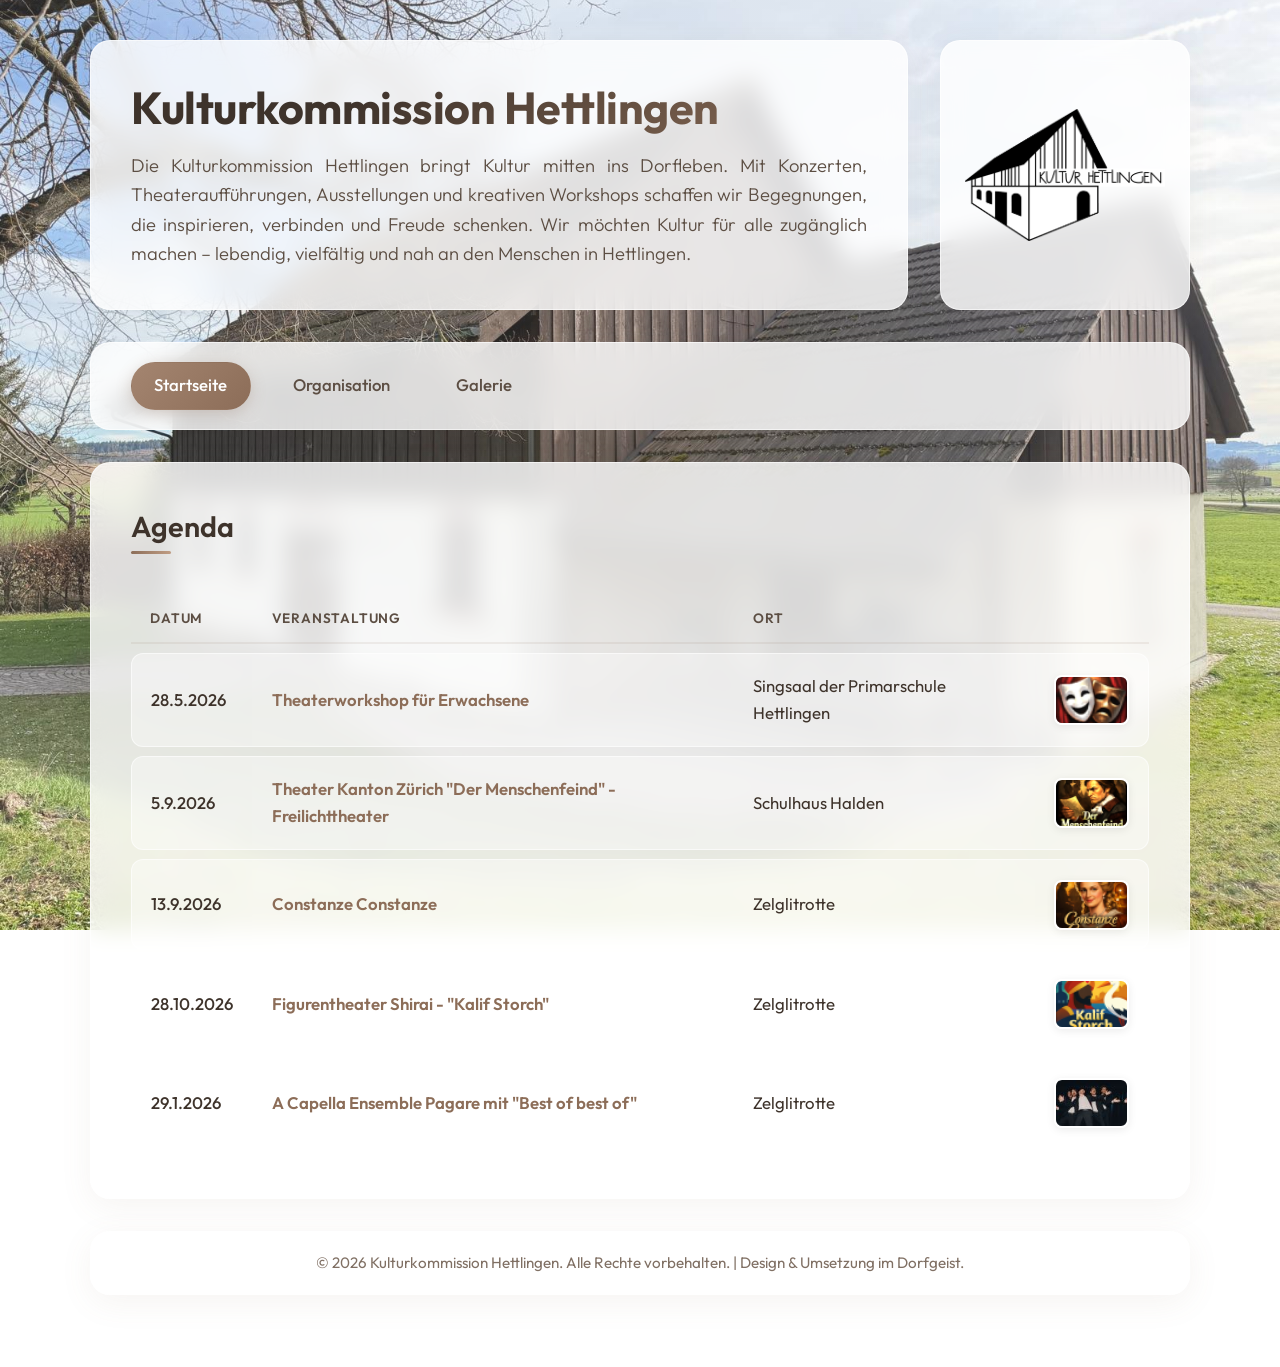
<file: index.html>
<!DOCTYPE html>
<html lang="de">
<head>
  <meta charset="UTF-8">
  <meta name="viewport" content="width=device-width, initial-scale=1.0">
  <title>Kulturkommission Hettlingen - Startseite</title>
  <meta name="description" content="Herzlich willkommen bei der Kulturkommission Hettlingen. Entdecken Sie unsere aktuellen Veranstaltungen, Workshops, Konzerte und die Dorfgalerie.">
  <link rel="stylesheet" href="style.css">
</head>
<body class="home-bg">

  <div class="container">
    
    <!-- HEADER WRAPPER (Heading & Description + Logo) -->
    <header class="header-wrapper">
      <div class="glass-panel header-content" id="header-panel">
        <h1>Kulturkommission Hettlingen</h1>
        <p>Die Kulturkommission Hettlingen bringt Kultur mitten ins Dorfleben. Mit Konzerten, Theateraufführungen, Ausstellungen und kreativen Workshops schaffen wir Begegnungen, die inspirieren, verbinden und Freude schenken. Wir möchten Kultur für alle zugänglich machen – lebendig, vielfältig und nah an den Menschen in Hettlingen.</p>
      </div>
      <div class="logo-container" id="logo-panel">
        <img src="Bilder/LogoKulturHettlingen.png" alt="Logo Kulturkommission Hettlingen" class="logo-img">
      </div>
    </header>

    <!-- NAVIGATION PANEL -->
    <nav class="glass-panel nav-panel" id="navigation-panel">
      <a href="index.html" class="nav-link active" id="nav-home">Startseite</a>
      <a href="organisation.html" class="nav-link" id="nav-org">Organisation</a>
      <a href="galerie.html" class="nav-link" id="nav-gallery">Galerie</a>
    </nav>

    <!-- AGENDA SECTION -->
    <main class="glass-panel" id="agenda-panel">
      <h2 class="section-title">Agenda</h2>
      
      <div class="table-responsive">
        <table class="custom-table" id="agenda-table">
          <thead>
            <tr>
              <th scope="col">Datum</th>
              <th scope="col">Veranstaltung</th>
              <th scope="col">Ort</th>
              <th scope="col" aria-label="Vorschau Bild"></th>
            </tr>
          </thead>
          <tbody>
            <tr>
              <td data-label="Datum">28.5.2026</td>
              <td data-label="Veranstaltung">
                <a href="veranstaltung-001.html" class="event-link">Theaterworkshop für Erwachsene</a>
              </td>
              <td data-label="Ort">Singsaal der Primarschule Hettlingen</td>
              <td data-label="Vorschau">
                <div class="thumbnail-container">
                  <img src="Bilder/Theater-WS1.PNG" alt="Theaterworkshop" class="thumbnail-img">
                </div>
              </td>
            </tr>
            <tr>
              <td data-label="Datum">5.9.2026</td>
              <td data-label="Veranstaltung">
                <a href="veranstaltung-002.html" class="event-link">Theater Kanton Zürich "Der Menschenfeind" - Freilichttheater</a>
              </td>
              <td data-label="Ort">Schulhaus Halden</td>
              <td data-label="Vorschau">
                <div class="thumbnail-container">
                  <img src="Bilder/Menschenfeind1.PNG" alt="Der Menschenfeind" class="thumbnail-img">
                </div>
              </td>
            </tr>
            <tr>
              <td data-label="Datum">13.9.2026</td>
              <td data-label="Veranstaltung">
                <a href="veranstaltung-003.html" class="event-link">Constanze Constanze</a>
              </td>
              <td data-label="Ort">Zelglitrotte</td>
              <td data-label="Vorschau">
                <div class="thumbnail-container">
                  <img src="Bilder/Constanze1.PNG" alt="Constanze Constanze" class="thumbnail-img">
                </div>
              </td>
            </tr>
            <tr>
              <td data-label="Datum">28.10.2026</td>
              <td data-label="Veranstaltung">
                <a href="veranstaltung-004.html" class="event-link">Figurentheater Shirai - "Kalif Storch"</a>
              </td>
              <td data-label="Ort">Zelglitrotte</td>
              <td data-label="Vorschau">
                <div class="thumbnail-container">
                  <img src="Bilder/KalifStorch1.PNG" alt="Kalif Storch" class="thumbnail-img">
                </div>
              </td>
            </tr>
            <tr>
              <td data-label="Datum">29.1.2026</td>
              <td data-label="Veranstaltung">
                <a href="veranstaltung-005.html" class="event-link">A Capella Ensemble Pagare mit "Best of best of"</a>
              </td>
              <td data-label="Ort">Zelglitrotte</td>
              <td data-label="Vorschau">
                <div class="thumbnail-container">
                  <img src="Bilder/Pagare1.jpg" alt="A Capella Ensemble Pagare" class="thumbnail-img">
                </div>
              </td>
            </tr>
          </tbody>
        </table>
      </div>
    </main>

    <!-- FOOTER PANEL -->
    <footer class="glass-panel footer-panel" id="footer-section">
      <p>&copy; 2026 Kulturkommission Hettlingen. Alle Rechte vorbehalten. | Design &amp; Umsetzung im Dorfgeist.</p>
    </footer>

  </div>

</body>
</html>
</file>
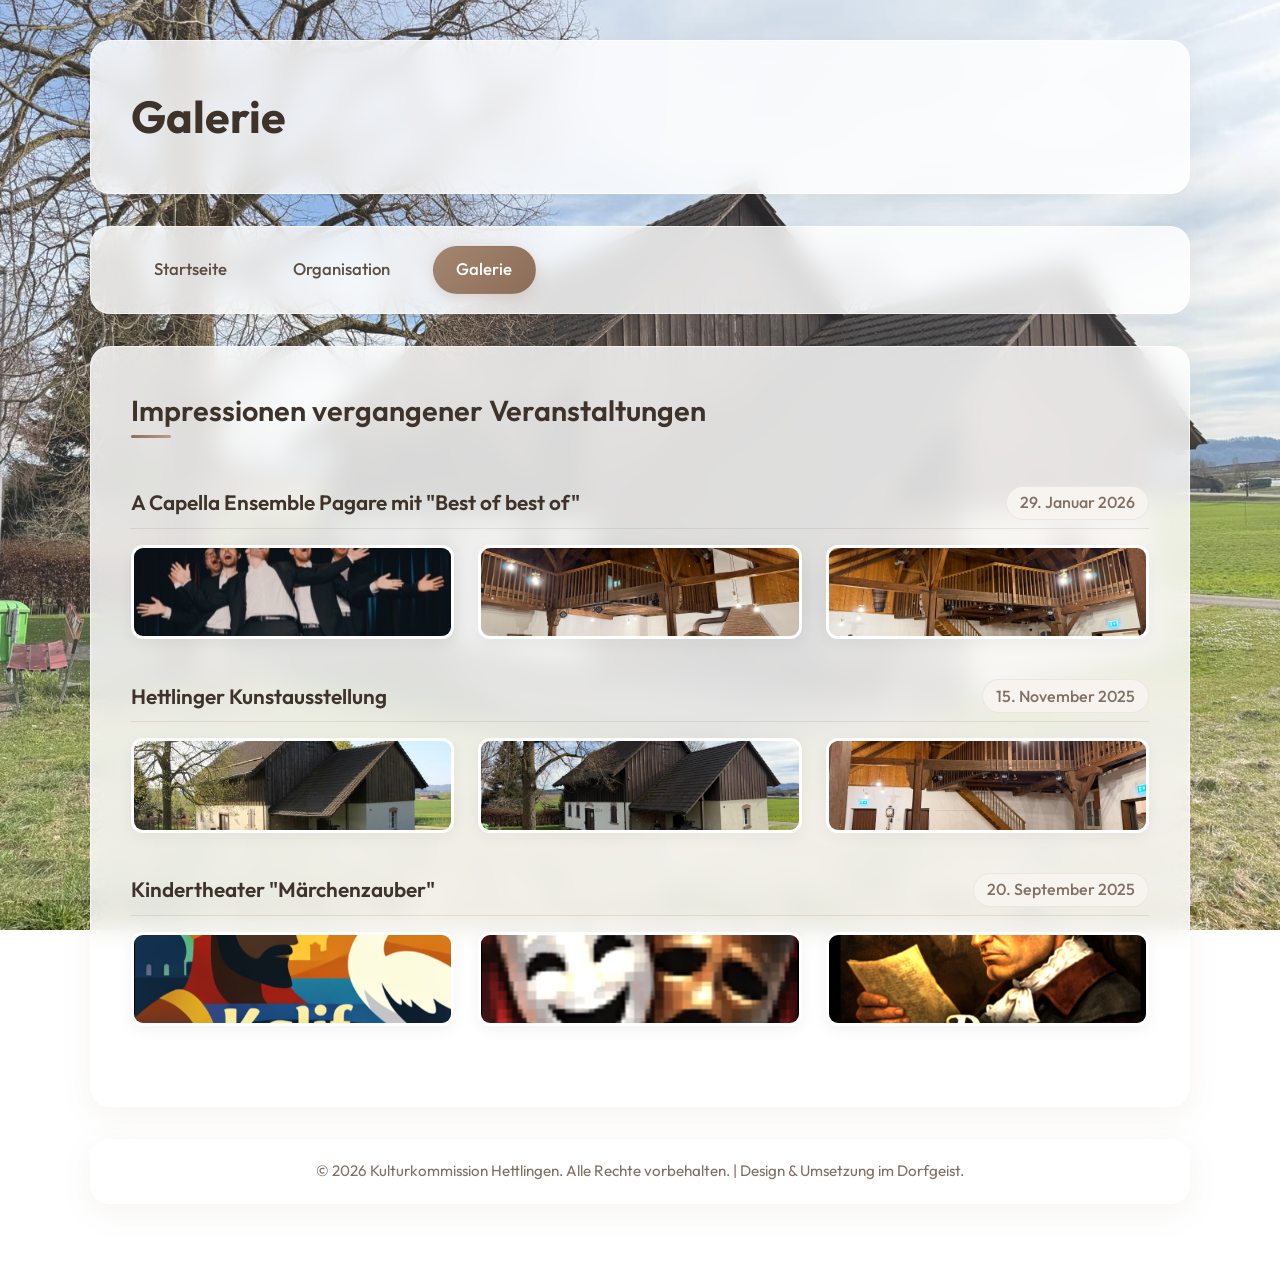
<file: galerie.html>
<!DOCTYPE html>
<html lang="de">
<head>
  <meta charset="UTF-8">
  <meta name="viewport" content="width=device-width, initial-scale=1.0">
  <title>Kulturkommission Hettlingen - Galerie</title>
  <meta name="description" content="Impressionen vergangener Veranstaltungen der Kulturkommission Hettlingen. Bildergalerien und Rückblicke auf unser Dorfleben.">
  <link rel="stylesheet" href="style.css">
</head>
<body class="galerie-bg">

  <div class="container">
    
    <!-- HEADER WRAPPER -->
    <header class="glass-panel" id="gallery-header">
      <h1 style="font-size: 2.8rem; font-weight: 700; background: linear-gradient(135deg, var(--text-dark) 30%, var(--primary-accent) 100%); -webkit-background-clip: text; -webkit-text-fill-color: transparent;">Galerie</h1>
    </header>

    <!-- NAVIGATION PANEL -->
    <nav class="glass-panel nav-panel" id="navigation-panel">
      <a href="index.html" class="nav-link" id="nav-home">Startseite</a>
      <a href="organisation.html" class="nav-link" id="nav-org">Organisation</a>
      <a href="galerie.html" class="nav-link active" id="nav-gallery">Galerie</a>
    </nav>

    <!-- GALLERY SECTION -->
    <main class="glass-panel" id="gallery-panel">
      <h2 class="section-title">Impressionen vergangener Veranstaltungen</h2>

      <!-- PAST EVENT 1: PAGARE -->
      <div class="gallery-event-section" id="past-event-pagare">
        <div class="gallery-event-header">
          <span class="gallery-event-title">A Capella Ensemble Pagare mit "Best of best of"</span>
          <span class="gallery-event-date">29. Januar 2026</span>
        </div>
        <div class="gallery-images-container">
          <a href="#img-pagare1" class="gallery-img-wrapper" id="pagare1-wrapper">
            <img src="Bilder/Pagare.jpg" alt="A Capella Ensemble Pagare live" class="gallery-img">
          </a>
          <a href="#img-pagare2" class="gallery-img-wrapper" id="pagare2-wrapper">
            <img src="Bilder/ZelglitrotteInnen1.jpeg" alt="Zelglitrotte Publikum Pagare" class="gallery-img">
          </a>
          <a href="#img-pagare3" class="gallery-img-wrapper" id="pagare3-wrapper">
            <img src="Bilder/ZelglitrotteInnen2.jpeg" alt="Zelglitrotte Bühne Pagare" class="gallery-img">
          </a>
        </div>
      </div>

      <!-- PAST EVENT 2: KUNSTAUSSTELLUNG -->
      <div class="gallery-event-section" id="past-event-art">
        <div class="gallery-event-header">
          <span class="gallery-event-title">Hettlinger Kunstausstellung</span>
          <span class="gallery-event-date">15. November 2025</span>
        </div>
        <div class="gallery-images-container">
          <a href="#img-art1" class="gallery-img-wrapper" id="art1-wrapper">
            <img src="Bilder/Zelglitrotte.jpg" alt="Ausstellungsraum Zelglitrotte" class="gallery-img">
          </a>
          <a href="#img-art2" class="gallery-img-wrapper" id="art2-wrapper">
            <img src="Bilder/Zelglitrotte1.jpeg" alt="Exponate" class="gallery-img">
          </a>
          <a href="#img-art3" class="gallery-img-wrapper" id="art3-wrapper">
            <img src="Bilder/ZelglitrotteInnen.jpeg" alt="Besuchergespräche" class="gallery-img">
          </a>
        </div>
      </div>

      <!-- PAST EVENT 3: KINDERTHEATER -->
      <div class="gallery-event-section" id="past-event-kidstheater">
        <div class="gallery-event-header">
          <span class="gallery-event-title">Kindertheater "Märchenzauber"</span>
          <span class="gallery-event-date">20. September 2025</span>
        </div>
        <div class="gallery-images-container">
          <a href="#img-kids1" class="gallery-img-wrapper" id="kids1-wrapper">
            <img src="Bilder/KalifStorch.PNG" alt="Figurenspiel Kalif Storch" class="gallery-img">
          </a>
          <a href="#img-kids2" class="gallery-img-wrapper" id="kids2-wrapper">
            <img src="Bilder/Theater-WS.PNG" alt="Kinder-Workshop-Szene" class="gallery-img">
          </a>
          <a href="#img-kids3" class="gallery-img-wrapper" id="kids3-wrapper">
            <img src="Bilder/Menschenfeind.PNG" alt="Bühnenbild Theater" class="gallery-img">
          </a>
        </div>
      </div>

    </main>

    <!-- FOOTER PANEL -->
    <footer class="glass-panel footer-panel" id="footer-section">
      <p>&copy; 2026 Kulturkommission Hettlingen. Alle Rechte vorbehalten. | Design &amp; Umsetzung im Dorfgeist.</p>
    </footer>

  </div>

  <!-- --- LIGHTBOX POPUPS (Pure CSS targets) --- -->
  
  <!-- Pagare images -->
  <div id="img-pagare1" class="lightbox">
    <div class="lightbox-content">
      <a href="#past-event-pagare" class="lightbox-close" aria-label="Schliessen">&times;</a>
      <img src="Bilder/Pagare.jpg" alt="A Capella Ensemble Pagare live" class="lightbox-img">
    </div>
  </div>
  <div id="img-pagare2" class="lightbox">
    <div class="lightbox-content">
      <a href="#past-event-pagare" class="lightbox-close" aria-label="Schliessen">&times;</a>
      <img src="Bilder/ZelglitrotteInnen1.jpeg" alt="Zelglitrotte Publikum Pagare" class="lightbox-img">
    </div>
  </div>
  <div id="img-pagare3" class="lightbox">
    <div class="lightbox-content">
      <a href="#past-event-pagare" class="lightbox-close" aria-label="Schliessen">&times;</a>
      <img src="Bilder/ZelglitrotteInnen2.jpeg" alt="Zelglitrotte Bühne Pagare" class="lightbox-img">
    </div>
  </div>

  <!-- Art images -->
  <div id="img-art1" class="lightbox">
    <div class="lightbox-content">
      <a href="#past-event-art" class="lightbox-close" aria-label="Schliessen">&times;</a>
      <img src="Bilder/Zelglitrotte.jpg" alt="Ausstellungsraum Zelglitrotte" class="lightbox-img">
    </div>
  </div>
  <div id="img-art2" class="lightbox">
    <div class="lightbox-content">
      <a href="#past-event-art" class="lightbox-close" aria-label="Schliessen">&times;</a>
      <img src="Bilder/Zelglitrotte1.jpeg" alt="Exponate" class="lightbox-img">
    </div>
  </div>
  <div id="img-art3" class="lightbox">
    <div class="lightbox-content">
      <a href="#past-event-art" class="lightbox-close" aria-label="Schliessen">&times;</a>
      <img src="Bilder/ZelglitrotteInnen.jpeg" alt="Besuchergespräche" class="lightbox-img">
    </div>
  </div>

  <!-- Kids images -->
  <div id="img-kids1" class="lightbox">
    <div class="lightbox-content">
      <a href="#past-event-kidstheater" class="lightbox-close" aria-label="Schliessen">&times;</a>
      <img src="Bilder/KalifStorch.PNG" alt="Figurenspiel Kalif Storch" class="lightbox-img">
    </div>
  </div>
  <div id="img-kids2" class="lightbox">
    <div class="lightbox-content">
      <a href="#past-event-kidstheater" class="lightbox-close" aria-label="Schliessen">&times;</a>
      <img src="Bilder/Theater-WS.PNG" alt="Kinder-Workshop-Szene" class="lightbox-img">
    </div>
  </div>
  <div id="img-kids3" class="lightbox">
    <div class="lightbox-content">
      <a href="#past-event-kidstheater" class="lightbox-close" aria-label="Schliessen">&times;</a>
      <img src="Bilder/Menschenfeind.PNG" alt="Bühnenbild Theater" class="lightbox-img">
    </div>
  </div>

</body>
</html>
</file>
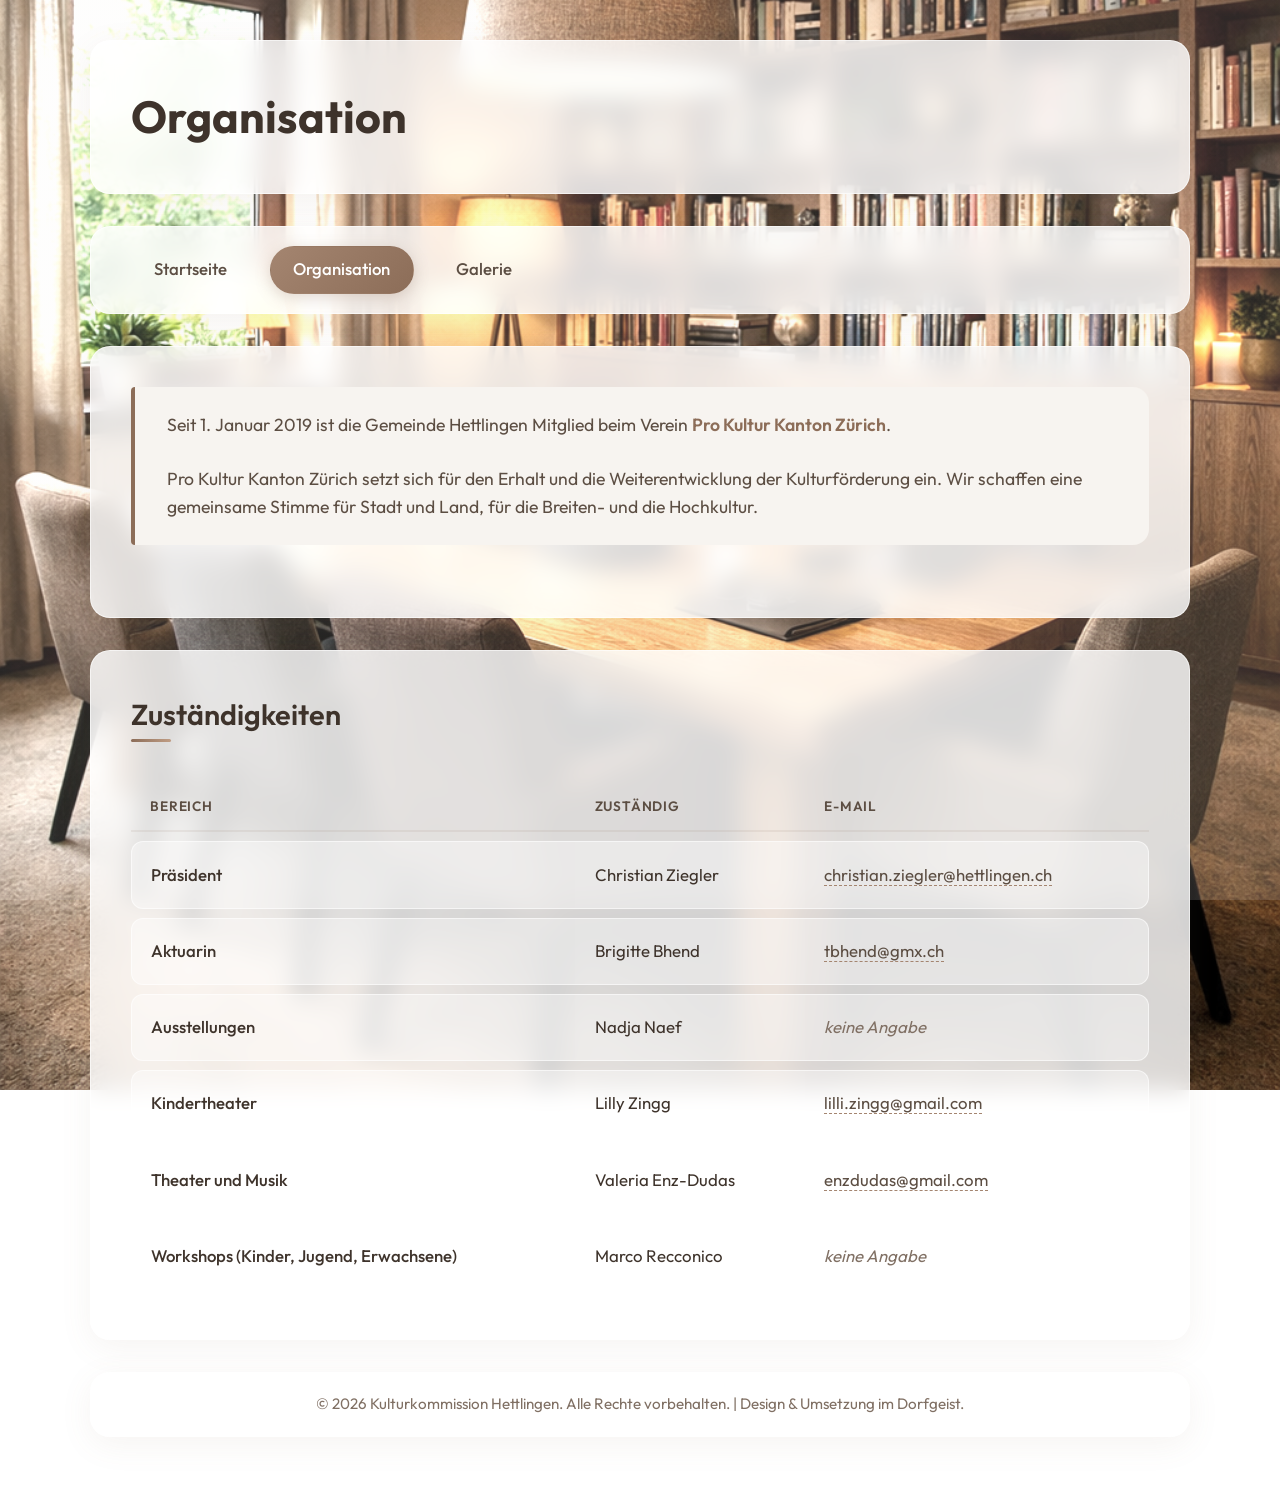
<file: organisation.html>
<!DOCTYPE html>
<html lang="de">
<head>
  <meta charset="UTF-8">
  <meta name="viewport" content="width=device-width, initial-scale=1.0">
  <title>Kulturkommission Hettlingen - Organisation</title>
  <meta name="description" content="Lernen Sie das Team hinter der Kulturkommission Hettlingen kennen. Unsere Zuständigkeiten und Ansprechpartner für Kulturarbeit.">
  <link rel="stylesheet" href="style.css">
</head>
<body class="org-bg">

  <div class="container">
    
    <!-- HEADER WRAPPER -->
    <header class="glass-panel" id="org-header">
      <h1 style="font-size: 2.8rem; font-weight: 700; background: linear-gradient(135deg, var(--text-dark) 30%, var(--primary-accent) 100%); -webkit-background-clip: text; -webkit-text-fill-color: transparent;">Organisation</h1>
    </header>

    <!-- NAVIGATION PANEL -->
    <nav class="glass-panel nav-panel" id="navigation-panel">
      <a href="index.html" class="nav-link" id="nav-home">Startseite</a>
      <a href="organisation.html" class="nav-link active" id="nav-org">Organisation</a>
      <a href="galerie.html" class="nav-link" id="nav-gallery">Galerie</a>
    </nav>

    <!-- ASSOCIATION INFO PANEL -->
    <section class="glass-panel" id="association-panel">
      <div class="prokultur-banner" id="prokultur-banner">
        <p>Seit 1. Januar 2019 ist die Gemeinde Hettlingen Mitglied beim Verein <a href="https://prokultur-zuerich.ch/" target="_blank" rel="noopener noreferrer">Pro Kultur Kanton Zürich</a>.</p>
        <br>
        <p>Pro Kultur Kanton Zürich setzt sich für den Erhalt und die Weiterentwicklung der Kulturförderung ein. Wir schaffen eine gemeinsame Stimme für Stadt und Land, für die Breiten- und die Hochkultur.</p>
      </div>
    </section>

    <!-- MEMBERS / CONTACTS SECTION -->
    <main class="glass-panel" id="members-panel">
      <h2 class="section-title">Zuständigkeiten</h2>
      
      <div class="table-responsive">
        <table class="custom-table" id="members-table">
          <thead>
            <tr>
              <th scope="col">Bereich</th>
              <th scope="col">Zuständig</th>
              <th scope="col">E-Mail</th>
            </tr>
          </thead>
          <tbody>
            <tr>
              <td data-label="Bereich">Präsident</td>
              <td data-label="Zuständig">Christian Ziegler</td>
              <td data-label="E-Mail">
                <a href="mailto:christian.ziegler@hettlingen.ch" class="email-link">christian.ziegler@hettlingen.ch</a>
              </td>
            </tr>
            <tr>
              <td data-label="Bereich">Aktuarin</td>
              <td data-label="Zuständig">Brigitte Bhend</td>
              <td data-label="E-Mail">
                <a href="mailto:tbhend@gmx.ch" class="email-link">tbhend@gmx.ch</a>
              </td>
            </tr>
            <tr>
              <td data-label="Bereich">Ausstellungen</td>
              <td data-label="Zuständig">Nadja Naef</td>
              <td data-label="E-Mail"><span style="color: var(--text-light); font-style: italic;">keine Angabe</span></td>
            </tr>
            <tr>
              <td data-label="Bereich">Kindertheater</td>
              <td data-label="Zuständig">Lilly Zingg</td>
              <td data-label="E-Mail">
                <a href="mailto:lilli.zingg@gmail.com" class="email-link">lilli.zingg@gmail.com</a>
              </td>
            </tr>
            <tr>
              <td data-label="Bereich">Theater und Musik</td>
              <td data-label="Zuständig">Valeria Enz-Dudas</td>
              <td data-label="E-Mail">
                <a href="mailto:enzdudas@gmail.com" class="email-link">enzdudas@gmail.com</a>
              </td>
            </tr>
            <tr>
              <td data-label="Bereich">Workshops (Kinder, Jugend, Erwachsene)</td>
              <td data-label="Zuständig">Marco Recconico</td>
              <td data-label="E-Mail"><span style="color: var(--text-light); font-style: italic;">keine Angabe</span></td>
            </tr>
          </tbody>
        </table>
      </div>
    </main>

    <!-- FOOTER PANEL -->
    <footer class="glass-panel footer-panel" id="footer-section">
      <p>&copy; 2026 Kulturkommission Hettlingen. Alle Rechte vorbehalten. | Design &amp; Umsetzung im Dorfgeist.</p>
    </footer>

  </div>

</body>
</html>
</file>
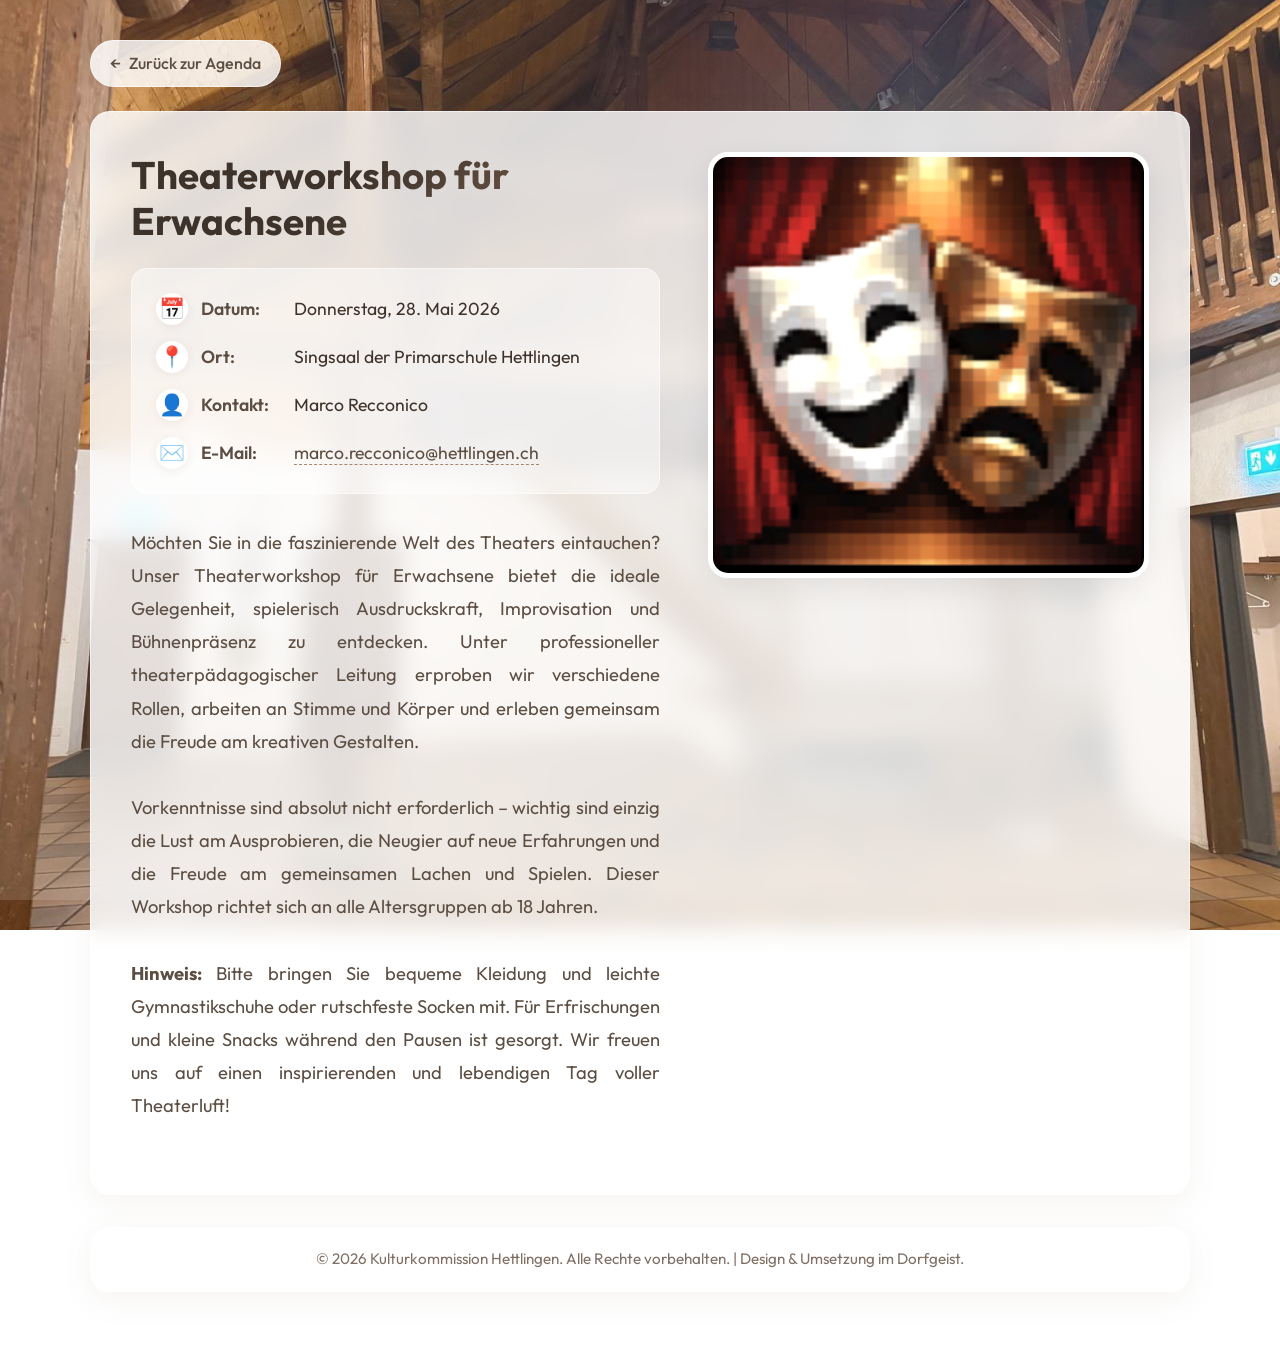
<file: veranstaltung-001.html>
<!DOCTYPE html>
<html lang="de">
<head>
  <meta charset="UTF-8">
  <meta name="viewport" content="width=device-width, initial-scale=1.0">
  <title>Theaterworkshop für Erwachsene - Kulturkommission Hettlingen</title>
  <meta name="description" content="Entdecken Sie Ihre kreative Seite beim Theaterworkshop für Erwachsene der Kulturkommission Hettlingen am 28. Mai 2026.">
  <link rel="stylesheet" href="style.css">
</head>
<body class="event-bg">

  <div class="container">
    
    <!-- BACK BUTTON -->
    <div class="back-btn-container">
      <a href="index.html" class="back-btn" id="btn-back">
        <span>&larr;</span> Zurück zur Agenda
      </a>
    </div>

    <!-- MAIN EVENT DETAIL CONTAINER -->
    <main class="glass-panel" id="event-detail-panel">
      <div class="event-detail-grid">
        
        <!-- Left Side: Content -->
        <div class="event-info-main">
          <h2>Theaterworkshop für Erwachsene</h2>
          
          <div class="event-metadata-box">
            <div class="metadata-item">
              <span class="metadata-icon">📅</span>
              <span class="metadata-label">Datum:</span>
              <span class="metadata-value">Donnerstag, 28. Mai 2026</span>
            </div>
            <div class="metadata-item">
              <span class="metadata-icon">📍</span>
              <span class="metadata-label">Ort:</span>
              <span class="metadata-value">Singsaal der Primarschule Hettlingen</span>
            </div>
            <div class="metadata-item">
              <span class="metadata-icon">👤</span>
              <span class="metadata-label">Kontakt:</span>
              <span class="metadata-value">Marco Recconico</span>
            </div>
            <div class="metadata-item">
              <span class="metadata-icon">✉️</span>
              <span class="metadata-label">E-Mail:</span>
              <span class="metadata-value">
                <a href="mailto:marco.recconico@hettlingen.ch" class="email-link">marco.recconico@hettlingen.ch</a>
              </span>
            </div>
          </div>

          <div class="event-description-text">
            <p>Möchten Sie in die faszinierende Welt des Theaters eintauchen? Unser Theaterworkshop für Erwachsene bietet die ideale Gelegenheit, spielerisch Ausdruckskraft, Improvisation und Bühnenpräsenz zu entdecken. Unter professioneller theaterpädagogischer Leitung erproben wir verschiedene Rollen, arbeiten an Stimme und Körper und erleben gemeinsam die Freude am kreativen Gestalten.</p>
            <br>
            <p>Vorkenntnisse sind absolut nicht erforderlich – wichtig sind einzig die Lust am Ausprobieren, die Neugier auf neue Erfahrungen und die Freude am gemeinsamen Lachen und Spielen. Dieser Workshop richtet sich an alle Altersgruppen ab 18 Jahren.</p>
            <br>
            <p><strong>Hinweis:</strong> Bitte bringen Sie bequeme Kleidung und leichte Gymnastikschuhe oder rutschfeste Socken mit. Für Erfrischungen und kleine Snacks während den Pausen ist gesorgt. Wir freuen uns auf einen inspirierenden und lebendigen Tag voller Theaterluft!</p>
          </div>
        </div>

        <!-- Right Side: Image -->
        <div class="event-image-side" id="event-image-container">
          <img src="Bilder/Theater-WS.PNG" alt="Theaterworkshop für Erwachsene" class="event-main-img">
        </div>

      </div>
    </main>

    <!-- FOOTER PANEL -->
    <footer class="glass-panel footer-panel" id="footer-section">
      <p>&copy; 2026 Kulturkommission Hettlingen. Alle Rechte vorbehalten. | Design &amp; Umsetzung im Dorfgeist.</p>
    </footer>

  </div>

</body>
</html>
</file>
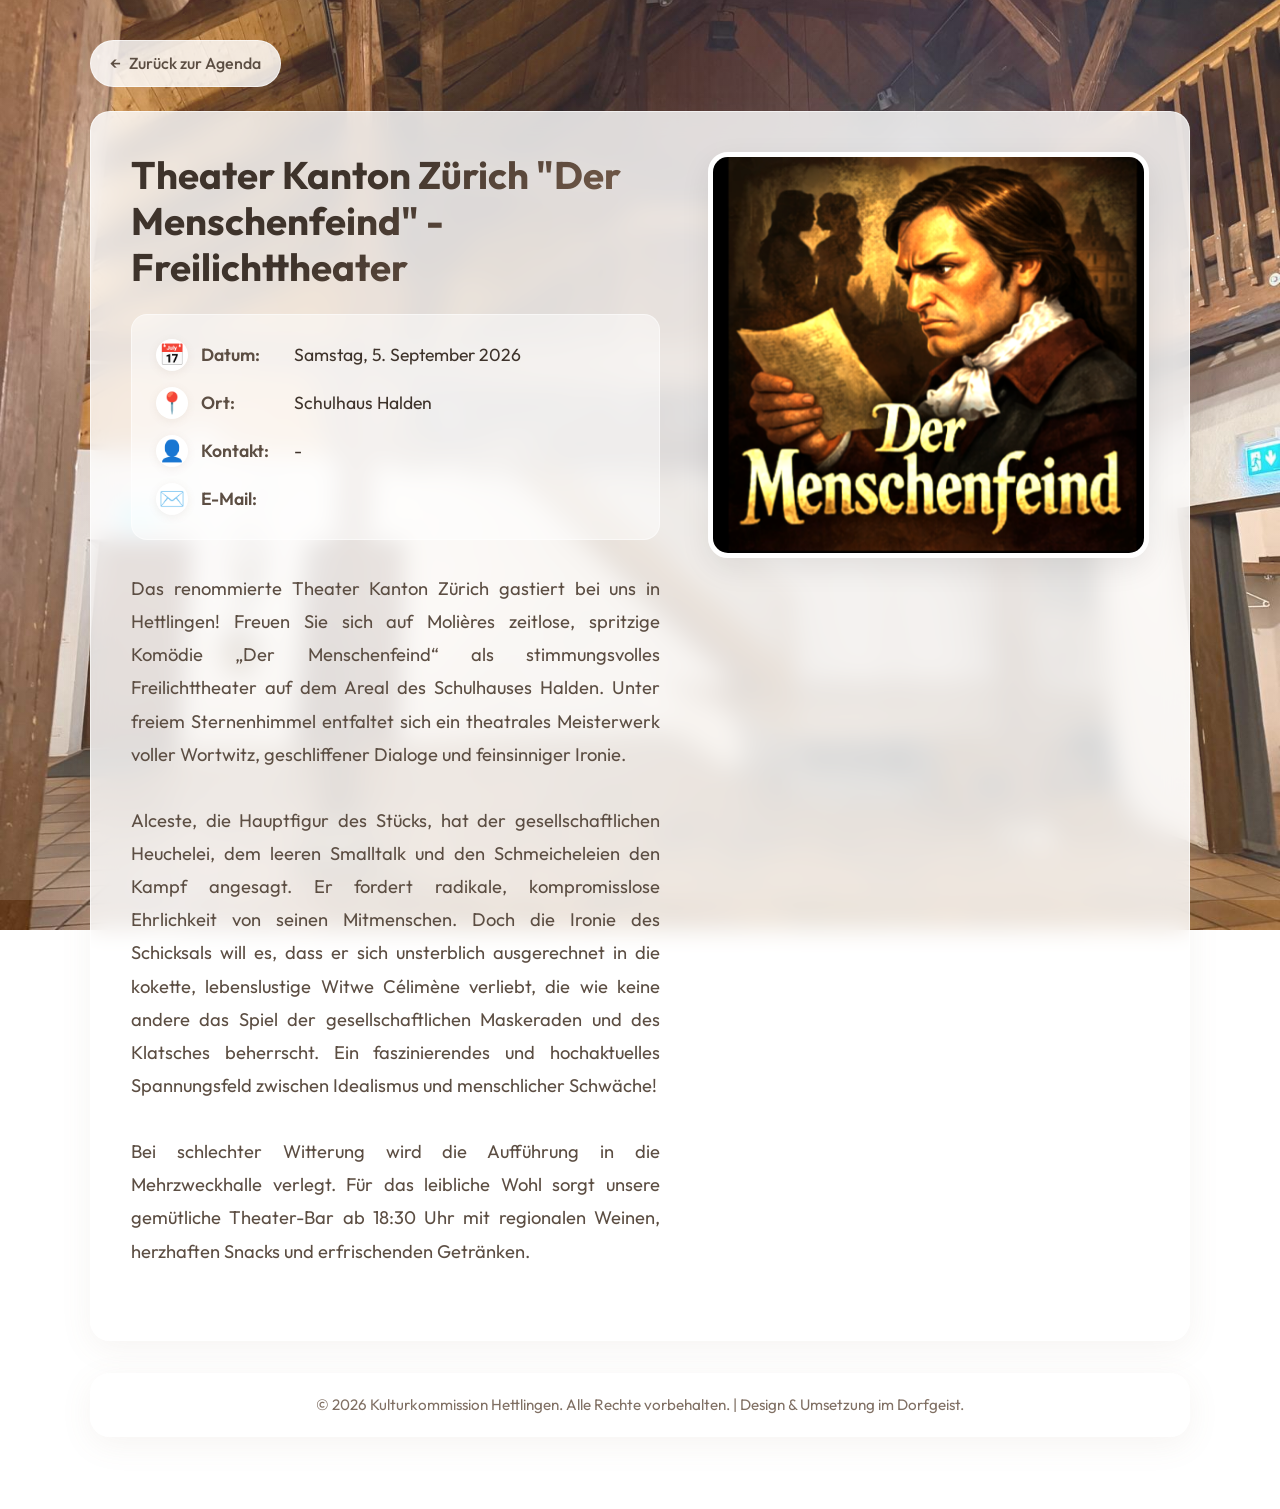
<file: veranstaltung-002.html>
<!DOCTYPE html>
<html lang="de">
<head>
  <meta charset="UTF-8">
  <meta name="viewport" content="width=device-width, initial-scale=1.0">
  <title>Theater Kanton Zürich: Der Menschenfeind - Kulturkommission Hettlingen</title>
  <meta name="description" content="Erleben Sie das Freilichttheater 'Der Menschenfeind' vom Theater Kanton Zürich am 5. September 2026 auf dem Areal des Schulhauses Halden.">
  <link rel="stylesheet" href="style.css">
</head>
<body class="event-bg">

  <div class="container">
    
    <!-- BACK BUTTON -->
    <div class="back-btn-container">
      <a href="index.html" class="back-btn" id="btn-back">
        <span>&larr;</span> Zurück zur Agenda
      </a>
    </div>

    <!-- MAIN EVENT DETAIL CONTAINER -->
    <main class="glass-panel" id="event-detail-panel">
      <div class="event-detail-grid">
        
        <!-- Left Side: Content -->
        <div class="event-info-main">
          <h2>Theater Kanton Zürich "Der Menschenfeind" - Freilichttheater</h2>
          
          <div class="event-metadata-box">
            <div class="metadata-item">
              <span class="metadata-icon">📅</span>
              <span class="metadata-label">Datum:</span>
              <span class="metadata-value">Samstag, 5. September 2026</span>
            </div>
            <div class="metadata-item">
              <span class="metadata-icon">📍</span>
              <span class="metadata-label">Ort:</span>
              <span class="metadata-value">Schulhaus Halden</span>
            </div>
            <div class="metadata-item">
              <span class="metadata-icon">👤</span>
              <span class="metadata-label">Kontakt:</span>
              <span class="metadata-value">-</span>
            </div>
            <div class="metadata-item">
              <span class="metadata-icon">✉️</span>
              <span class="metadata-label">E-Mail:</span>
              <span class="metadata-value">
                
              </span>
            </div>
          </div>

          <div class="event-description-text">
            <p>Das renommierte Theater Kanton Zürich gastiert bei uns in Hettlingen! Freuen Sie sich auf Molières zeitlose, spritzige Komödie „Der Menschenfeind“ als stimmungsvolles Freilichttheater auf dem Areal des Schulhauses Halden. Unter freiem Sternenhimmel entfaltet sich ein theatrales Meisterwerk voller Wortwitz, geschliffener Dialoge und feinsinniger Ironie.</p>
            <br>
            <p>Alceste, die Hauptfigur des Stücks, hat der gesellschaftlichen Heuchelei, dem leeren Smalltalk und den Schmeicheleien den Kampf angesagt. Er fordert radikale, kompromisslose Ehrlichkeit von seinen Mitmenschen. Doch die Ironie des Schicksals will es, dass er sich unsterblich ausgerechnet in die kokette, lebenslustige Witwe Célimène verliebt, die wie keine andere das Spiel der gesellschaftlichen Maskeraden und des Klatsches beherrscht. Ein faszinierendes und hochaktuelles Spannungsfeld zwischen Idealismus und menschlicher Schwäche!</p>
            <br>
            <p>Bei schlechter Witterung wird die Aufführung in die Mehrzweckhalle verlegt. Für das leibliche Wohl sorgt unsere gemütliche Theater-Bar ab 18:30 Uhr mit regionalen Weinen, herzhaften Snacks und erfrischenden Getränken.</p>
          </div>
        </div>

        <!-- Right Side: Image -->
        <div class="event-image-side" id="event-image-container">
          <img src="Bilder/Menschenfeind.PNG" alt="Theater Kanton Zürich - Der Menschenfeind" class="event-main-img">
        </div>

      </div>
    </main>

    <!-- FOOTER PANEL -->
    <footer class="glass-panel footer-panel" id="footer-section">
      <p>&copy; 2026 Kulturkommission Hettlingen. Alle Rechte vorbehalten. | Design &amp; Umsetzung im Dorfgeist.</p>
    </footer>

  </div>

</body>
</html>
</file>
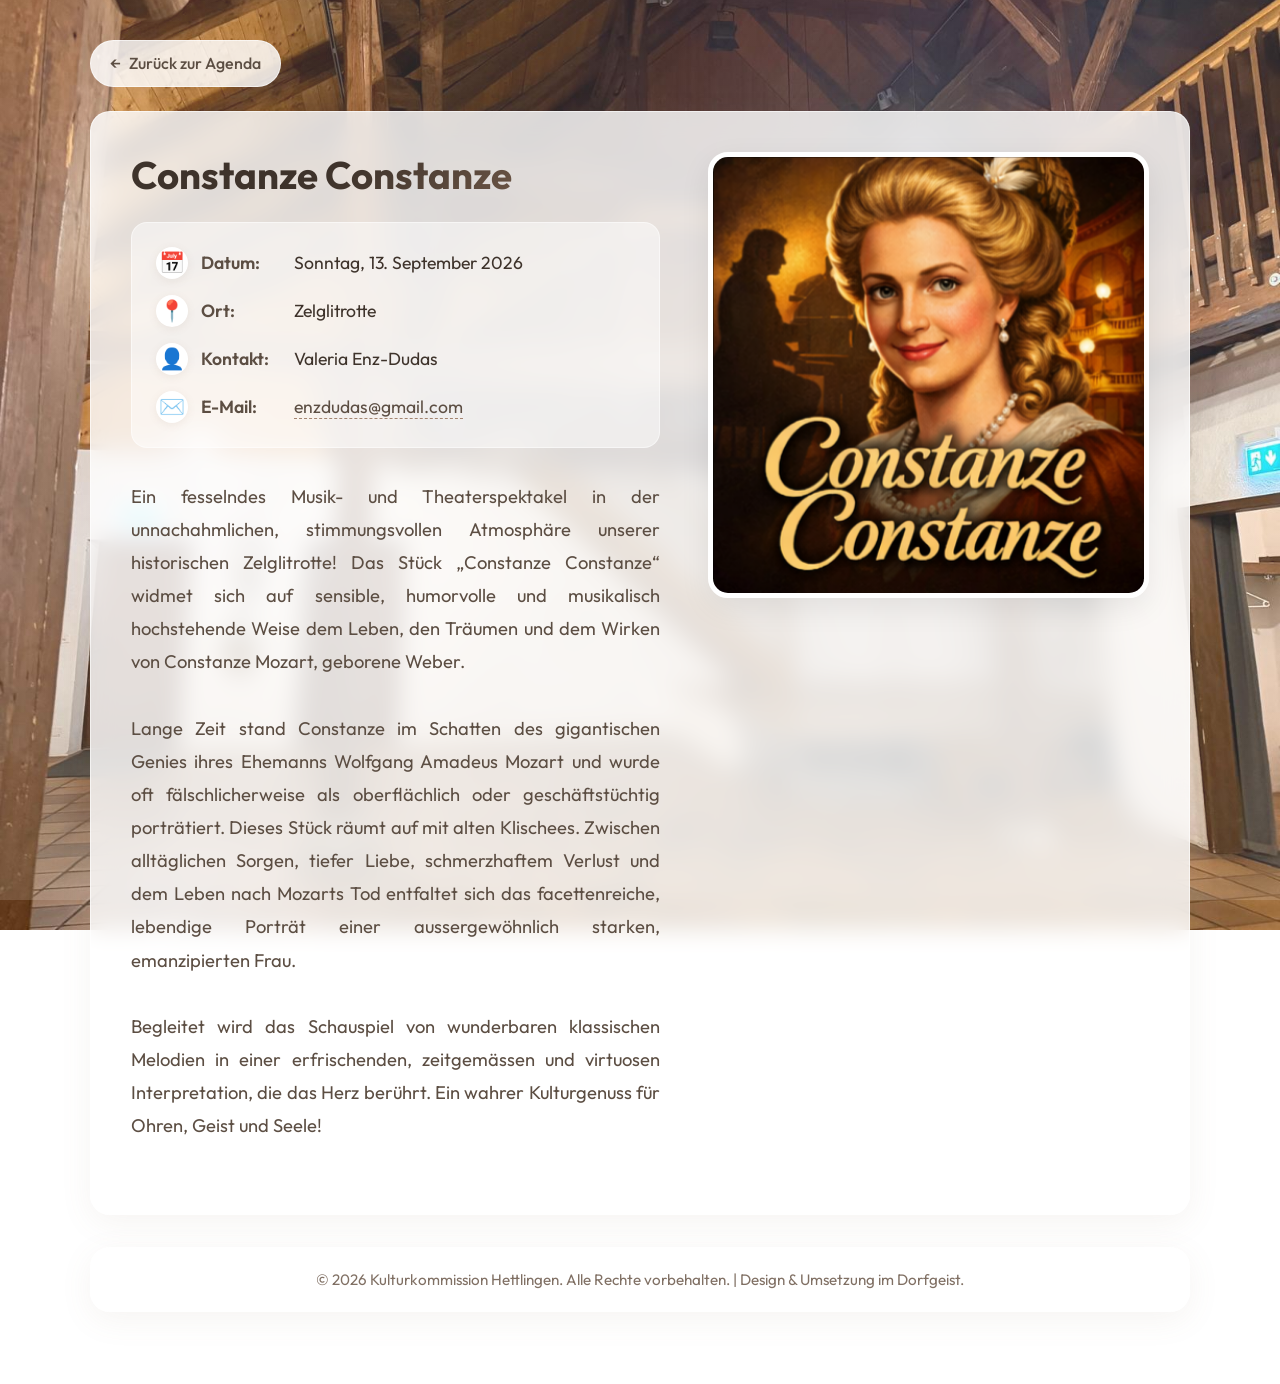
<file: veranstaltung-003.html>
<!DOCTYPE html>
<html lang="de">
<head>
  <meta charset="UTF-8">
  <meta name="viewport" content="width=device-width, initial-scale=1.0">
  <title>Constanze Constanze - Kulturkommission Hettlingen</title>
  <meta name="description" content="Erleben Sie die faszinierende Musik-Theater-Produktion 'Constanze Constanze' am 13. September 2026 in der historischen Zelglitrotte in Hettlingen.">
  <link rel="stylesheet" href="style.css">
</head>
<body class="event-bg">

  <div class="container">
    
    <!-- BACK BUTTON -->
    <div class="back-btn-container">
      <a href="index.html" class="back-btn" id="btn-back">
        <span>&larr;</span> Zurück zur Agenda
      </a>
    </div>

    <!-- MAIN EVENT DETAIL CONTAINER -->
    <main class="glass-panel" id="event-detail-panel">
      <div class="event-detail-grid">
        
        <!-- Left Side: Content -->
        <div class="event-info-main">
          <h2>Constanze Constanze</h2>
          
          <div class="event-metadata-box">
            <div class="metadata-item">
              <span class="metadata-icon">📅</span>
              <span class="metadata-label">Datum:</span>
              <span class="metadata-value">Sonntag, 13. September 2026</span>
            </div>
            <div class="metadata-item">
              <span class="metadata-icon">📍</span>
              <span class="metadata-label">Ort:</span>
              <span class="metadata-value">Zelglitrotte</span>
            </div>
            <div class="metadata-item">
              <span class="metadata-icon">👤</span>
              <span class="metadata-label">Kontakt:</span>
              <span class="metadata-value">Valeria Enz-Dudas</span>
            </div>
            <div class="metadata-item">
              <span class="metadata-icon">✉️</span>
              <span class="metadata-label">E-Mail:</span>
              <span class="metadata-value">
                <a href="mailto:enzdudas@gmail.com" class="email-link">enzdudas@gmail.com</a>
              </span>
            </div>
          </div>

          <div class="event-description-text">
            <p>Ein fesselndes Musik- und Theaterspektakel in der unnachahmlichen, stimmungsvollen Atmosphäre unserer historischen Zelglitrotte! Das Stück „Constanze Constanze“ widmet sich auf sensible, humorvolle und musikalisch hochstehende Weise dem Leben, den Träumen und dem Wirken von Constanze Mozart, geborene Weber.</p>
            <br>
            <p>Lange Zeit stand Constanze im Schatten des gigantischen Genies ihres Ehemanns Wolfgang Amadeus Mozart und wurde oft fälschlicherweise als oberflächlich oder geschäftstüchtig porträtiert. Dieses Stück räumt auf mit alten Klischees. Zwischen alltäglichen Sorgen, tiefer Liebe, schmerzhaftem Verlust und dem Leben nach Mozarts Tod entfaltet sich das facettenreiche, lebendige Porträt einer aussergewöhnlich starken, emanzipierten Frau. </p>
            <br>
            <p>Begleitet wird das Schauspiel von wunderbaren klassischen Melodien in einer erfrischenden, zeitgemässen und virtuosen Interpretation, die das Herz berührt. Ein wahrer Kulturgenuss für Ohren, Geist und Seele!</p>
          </div>
        </div>

        <!-- Right Side: Image -->
        <div class="event-image-side" id="event-image-container">
          <img src="Bilder/Constanze.PNG" alt="Constanze Constanze - Plakat" class="event-main-img">
        </div>

      </div>
    </main>

    <!-- FOOTER PANEL -->
    <footer class="glass-panel footer-panel" id="footer-section">
      <p>&copy; 2026 Kulturkommission Hettlingen. Alle Rechte vorbehalten. | Design &amp; Umsetzung im Dorfgeist.</p>
    </footer>

  </div>

</body>
</html>
</file>
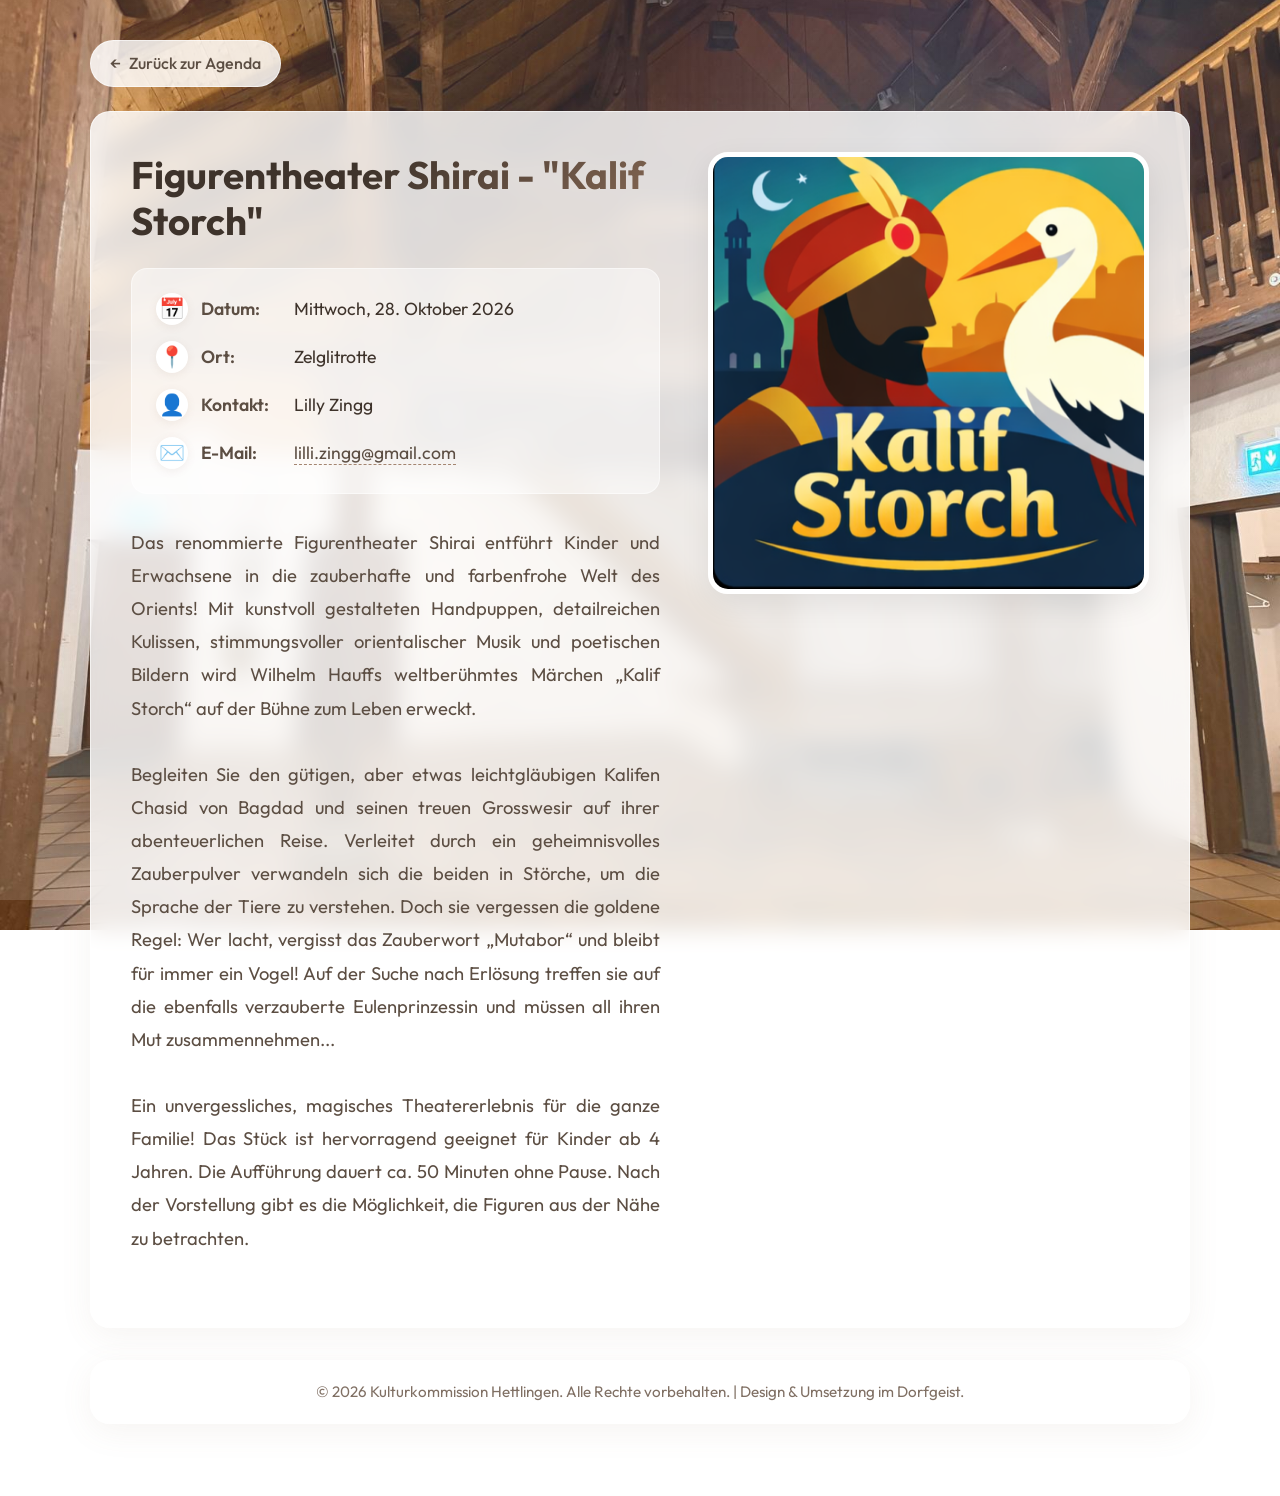
<file: veranstaltung-004.html>
<!DOCTYPE html>
<html lang="de">
<head>
  <meta charset="UTF-8">
  <meta name="viewport" content="width=device-width, initial-scale=1.0">
  <title>Figurentheater Shirai: Kalif Storch - Kulturkommission Hettlingen</title>
  <meta name="description" content="Erleben Sie das zauberhafte Figurentheater 'Kalif Storch' vom Theater Shirai am 28. Oktober 2026 in der Zelglitrotte Hettlingen. Perfekt für die ganze Familie.">
  <link rel="stylesheet" href="style.css">
</head>
<body class="event-bg">

  <div class="container">
    
    <!-- BACK BUTTON -->
    <div class="back-btn-container">
      <a href="index.html" class="back-btn" id="btn-back">
        <span>&larr;</span> Zurück zur Agenda
      </a>
    </div>

    <!-- MAIN EVENT DETAIL CONTAINER -->
    <main class="glass-panel" id="event-detail-panel">
      <div class="event-detail-grid">
        
        <!-- Left Side: Content -->
        <div class="event-info-main">
          <h2>Figurentheater Shirai - "Kalif Storch"</h2>
          
          <div class="event-metadata-box">
            <div class="metadata-item">
              <span class="metadata-icon">📅</span>
              <span class="metadata-label">Datum:</span>
              <span class="metadata-value">Mittwoch, 28. Oktober 2026</span>
            </div>
            <div class="metadata-item">
              <span class="metadata-icon">📍</span>
              <span class="metadata-label">Ort:</span>
              <span class="metadata-value">Zelglitrotte</span>
            </div>
            <div class="metadata-item">
              <span class="metadata-icon">👤</span>
              <span class="metadata-label">Kontakt:</span>
              <span class="metadata-value">Lilly Zingg</span>
            </div>
            <div class="metadata-item">
              <span class="metadata-icon">✉️</span>
              <span class="metadata-label">E-Mail:</span>
              <span class="metadata-value">
                <a href="mailto:lilli.zingg@gmail.com" class="email-link">lilli.zingg@gmail.com</a>
              </span>
            </div>
          </div>

          <div class="event-description-text">
            <p>Das renommierte Figurentheater Shirai entführt Kinder und Erwachsene in die zauberhafte und farbenfrohe Welt des Orients! Mit kunstvoll gestalteten Handpuppen, detailreichen Kulissen, stimmungsvoller orientalischer Musik und poetischen Bildern wird Wilhelm Hauffs weltberühmtes Märchen „Kalif Storch“ auf der Bühne zum Leben erweckt.</p>
            <br>
            <p>Begleiten Sie den gütigen, aber etwas leichtgläubigen Kalifen Chasid von Bagdad und seinen treuen Grosswesir auf ihrer abenteuerlichen Reise. Verleitet durch ein geheimnisvolles Zauberpulver verwandeln sich die beiden in Störche, um die Sprache der Tiere zu verstehen. Doch sie vergessen die goldene Regel: Wer lacht, vergisst das Zauberwort „Mutabor“ und bleibt für immer ein Vogel! Auf der Suche nach Erlösung treffen sie auf die ebenfalls verzauberte Eulenprinzessin und müssen all ihren Mut zusammennehmen...</p>
            <br>
            <p>Ein unvergessliches, magisches Theatererlebnis für die ganze Familie! Das Stück ist hervorragend geeignet für Kinder ab 4 Jahren. Die Aufführung dauert ca. 50 Minuten ohne Pause. Nach der Vorstellung gibt es die Möglichkeit, die Figuren aus der Nähe zu betrachten.</p>
          </div>
        </div>

        <!-- Right Side: Image -->
        <div class="event-image-side" id="event-image-container">
          <img src="Bilder/KalifStorch.PNG" alt="Figurentheater Shirai - Kalif Storch" class="event-main-img">
        </div>

      </div>
    </main>

    <!-- FOOTER PANEL -->
    <footer class="glass-panel footer-panel" id="footer-section">
      <p>&copy; 2026 Kulturkommission Hettlingen. Alle Rechte vorbehalten. | Design &amp; Umsetzung im Dorfgeist.</p>
    </footer>

  </div>

</body>
</html>
</file>
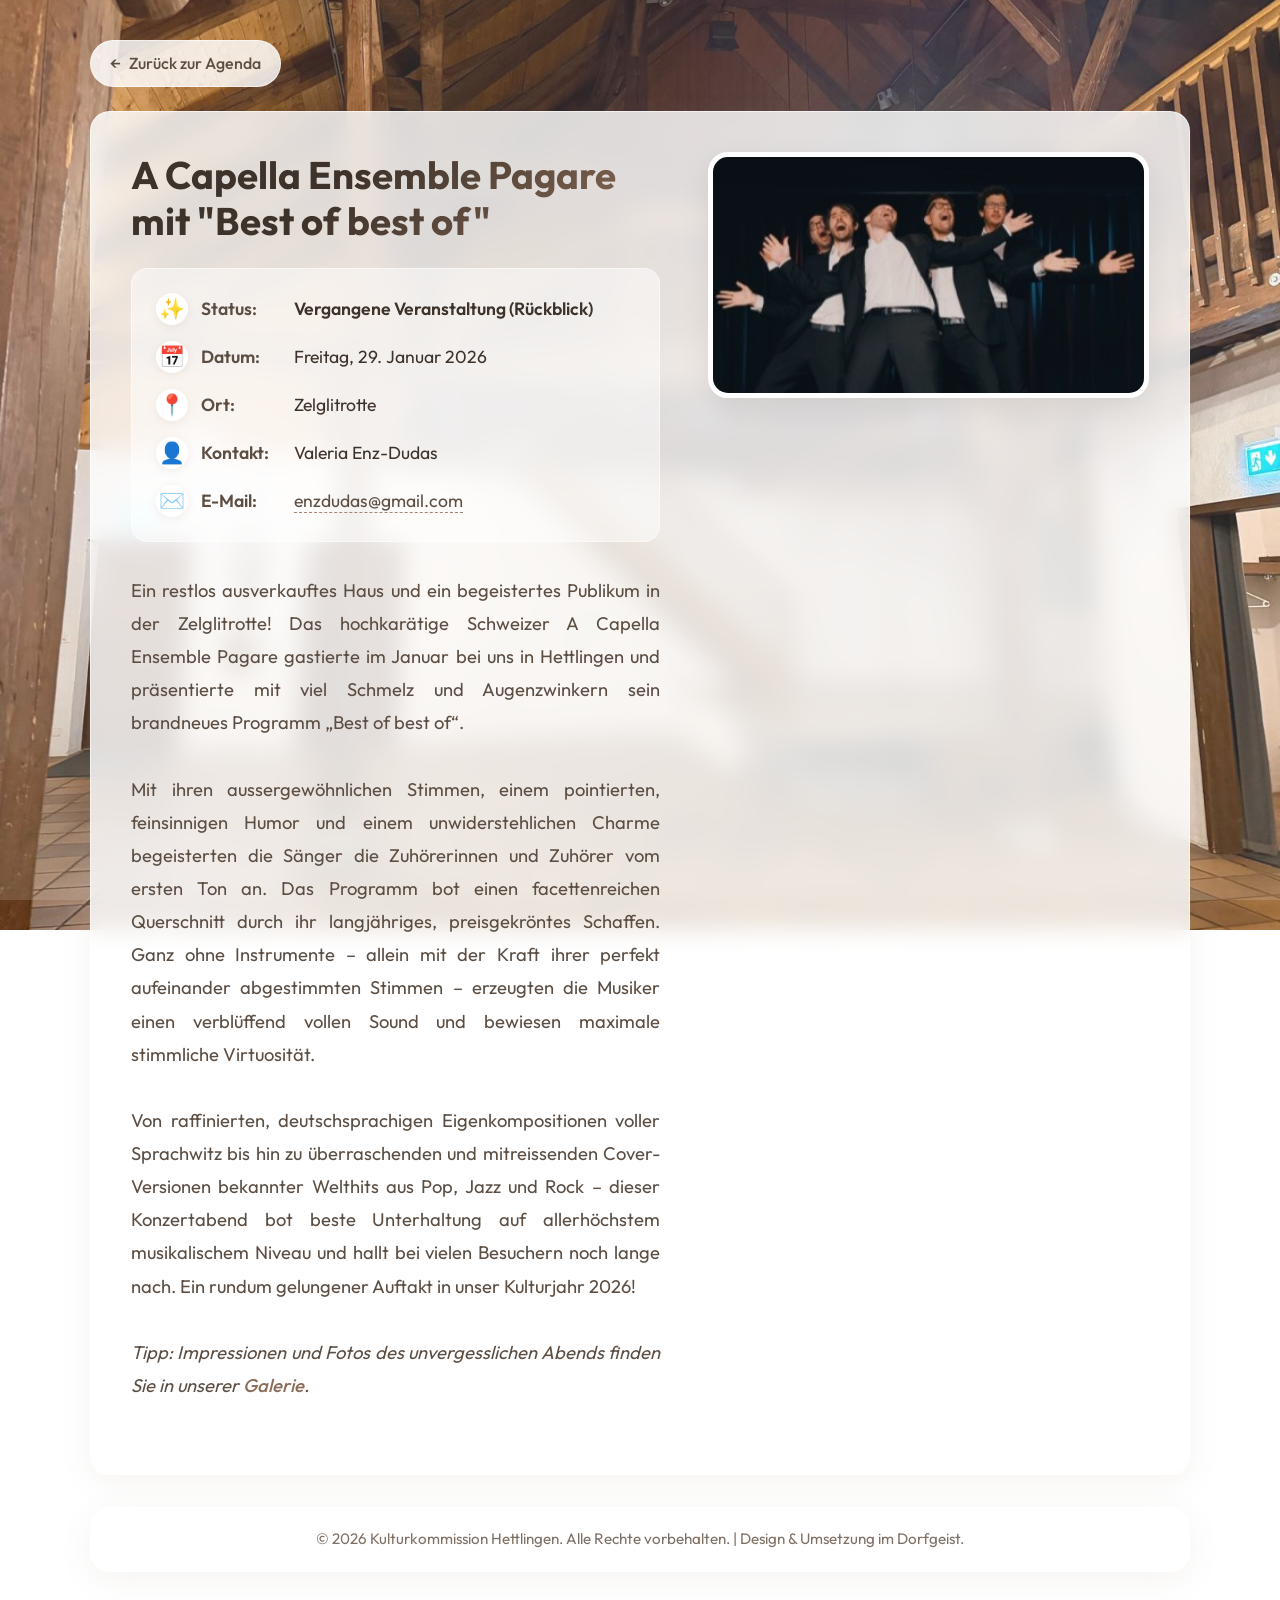
<file: veranstaltung-005.html>
<!DOCTYPE html>
<html lang="de">
<head>
  <meta charset="UTF-8">
  <meta name="viewport" content="width=device-width, initial-scale=1.0">
  <title>A Capella Ensemble Pagare - Kulturkommission Hettlingen</title>
  <meta name="description" content="Rückblick auf das fantastische Konzert des A Capella Ensembles Pagare mit ihrem Programm 'Best of best of' am 29. Januar 2026 in der Zelglitrotte.">
  <link rel="stylesheet" href="style.css">
</head>
<body class="event-bg">

  <div class="container">
    
    <!-- BACK BUTTON -->
    <div class="back-btn-container">
      <a href="index.html" class="back-btn" id="btn-back">
        <span>&larr;</span> Zurück zur Agenda
      </a>
    </div>

    <!-- MAIN EVENT DETAIL CONTAINER -->
    <main class="glass-panel" id="event-detail-panel">
      <div class="event-detail-grid">
        
        <!-- Left Side: Content -->
        <div class="event-info-main">
          <h2>A Capella Ensemble Pagare mit "Best of best of"</h2>
          
          <div class="event-metadata-box">
            <div class="metadata-item" style="color: var(--secondary-accent); font-weight: 600;">
              <span class="metadata-icon">✨</span>
              <span class="metadata-label">Status:</span>
              <span class="metadata-value">Vergangene Veranstaltung (Rückblick)</span>
            </div>
            <div class="metadata-item">
              <span class="metadata-icon">📅</span>
              <span class="metadata-label">Datum:</span>
              <span class="metadata-value">Freitag, 29. Januar 2026</span>
            </div>
            <div class="metadata-item">
              <span class="metadata-icon">📍</span>
              <span class="metadata-label">Ort:</span>
              <span class="metadata-value">Zelglitrotte</span>
            </div>
            <div class="metadata-item">
              <span class="metadata-icon">👤</span>
              <span class="metadata-label">Kontakt:</span>
              <span class="metadata-value">Valeria Enz-Dudas</span>
            </div>
            <div class="metadata-item">
              <span class="metadata-icon">✉️</span>
              <span class="metadata-label">E-Mail:</span>
              <span class="metadata-value">
                <a href="mailto:enzdudas@gmail.com" class="email-link">enzdudas@gmail.com</a>
              </span>
            </div>
          </div>

          <div class="event-description-text">
            <p>Ein restlos ausverkauftes Haus und ein begeistertes Publikum in der Zelglitrotte! Das hochkarätige Schweizer A Capella Ensemble Pagare gastierte im Januar bei uns in Hettlingen und präsentierte mit viel Schmelz und Augenzwinkern sein brandneues Programm „Best of best of“.</p>
            <br>
            <p>Mit ihren aussergewöhnlichen Stimmen, einem pointierten, feinsinnigen Humor und einem unwiderstehlichen Charme begeisterten die Sänger die Zuhörerinnen und Zuhörer vom ersten Ton an. Das Programm bot einen facettenreichen Querschnitt durch ihr langjähriges, preisgekröntes Schaffen. Ganz ohne Instrumente – allein mit der Kraft ihrer perfekt aufeinander abgestimmten Stimmen – erzeugten die Musiker einen verblüffend vollen Sound und bewiesen maximale stimmliche Virtuosität.</p>
            <br>
            <p>Von raffinierten, deutschsprachigen Eigenkompositionen voller Sprachwitz bis hin zu überraschenden und mitreissenden Cover-Versionen bekannter Welthits aus Pop, Jazz und Rock – dieser Konzertabend bot beste Unterhaltung auf allerhöchstem musikalischem Niveau und hallt bei vielen Besuchern noch lange nach. Ein rundum gelungener Auftakt in unser Kulturjahr 2026!</p>
            <br>
            <p><em>Tipp: Impressionen und Fotos des unvergesslichen Abends finden Sie in unserer <a href="galerie.html" class="event-link" style="font-weight: 500;">Galerie</a>.</em></p>
          </div>
        </div>

        <!-- Right Side: Image -->
        <div class="event-image-side" id="event-image-container">
          <img src="Bilder/Pagare.jpg" alt="A Capella Ensemble Pagare" class="event-main-img">
        </div>

      </div>
    </main>

    <!-- FOOTER PANEL -->
    <footer class="glass-panel footer-panel" id="footer-section">
      <p>&copy; 2026 Kulturkommission Hettlingen. Alle Rechte vorbehalten. | Design &amp; Umsetzung im Dorfgeist.</p>
    </footer>

  </div>

</body>
</html>
</file>
<file: style.css>
@import url('https://fonts.googleapis.com/css2?family=Outfit:wght@300;400;500;600;700&display=swap');

/* --- DESIGN SYSTEM & CSS VARIABLES --- */
:root {
  /* Pastel Palette with Warm Brown/Sand Accents */
  --bg-pastel-lavender: #f7f4f0; /* Warm sand/alabaster pastel */
  --bg-pastel-pink: #fff5f5;
  --bg-pastel-green: #eaf6ed;
  --bg-pastel-cream: #fdfbf7;
  
  --primary-accent: #8c6d58; /* Elegant Warm Chestnut Brown */
  --primary-accent-light: #a48570; /* Soft warm caramel */
  --secondary-accent: #c09d84; /* Soft copper gold / terracotta sand */
  --secondary-accent-light: #d6b8a2; /* Light sand accent */
  --success-accent: #78c28f;
  
  /* Text Colors (Warm espresso tones) */
  --text-dark: #3e332b; /* Deep rich dark roasted cocoa */
  --text-medium: #5c4e43; /* Warm chocolate charcoal */
  --text-light: #807064; /* Soft earth grey/beige */
  --text-white: #ffffff;
  
  /* Borders and Shadow */
  --border-color: rgba(140, 109, 88, 0.15);
  --glass-bg: rgba(255, 255, 255, 0.82); /* ~20% transparent, elegant white background */
  --glass-bg-darker: rgba(255, 255, 255, 0.9);
  --glass-border: rgba(255, 255, 255, 0.6);
  --box-shadow: 0 8px 32px 0 rgba(140, 109, 88, 0.08);
  --box-shadow-hover: 0 12px 40px 0 rgba(140, 109, 88, 0.15);
  
  /* Typography */
  --font-main: 'Outfit', sans-serif;
  --transition-smooth: all 0.3s cubic-bezier(0.4, 0, 0.2, 1);
}

/* --- GLOBAL STYLES --- */
* {
  margin: 0;
  padding: 0;
  box-sizing: border-box;
}

body {
  font-family: var(--font-main);
  color: var(--text-dark);
  line-height: 1.6;
  min-height: 100vh;
  background-size: cover;
  background-position: center;
  background-attachment: fixed;
  background-repeat: no-repeat;
  padding: 2.5rem 1.5rem;
  display: flex;
  flex-direction: column;
  align-items: center;
  overflow-x: hidden;
}

/* Background options for specific pages with warm sand gradient overlay */
body.home-bg {
  background-image: linear-gradient(rgba(247, 244, 240, 0.15), rgba(247, 244, 240, 0.15)), url('Bilder/Zelglitrotte2.jpeg');
}

body.org-bg {
  background-image: linear-gradient(rgba(247, 244, 240, 0.15), rgba(247, 244, 240, 0.15)), url('Bilder/Sitzungszimmer.PNG');
}

body.galerie-bg {
  background-image: linear-gradient(rgba(247, 244, 240, 0.15), rgba(247, 244, 240, 0.15)), url('Bilder/Zelglitrotte1.jpeg');
}

body.event-bg {
  background-image: linear-gradient(rgba(247, 244, 240, 0.15), rgba(247, 244, 240, 0.15)), url('Bilder/ZelglitrotteInnen.jpeg');
}

/* --- WRAPPER / CONTAINER --- */
.container {
  width: 100%;
  max-width: 1100px;
  margin: 0 auto;
}

/* Responsive Glassmorphic Card (20% transparent, i.e. 80% opacity) */
.glass-panel {
  background: var(--glass-bg);
  backdrop-filter: blur(12px);
  -webkit-backdrop-filter: blur(12px);
  border: 1px solid var(--glass-border);
  border-radius: 20px;
  padding: 2.5rem;
  box-shadow: var(--box-shadow);
  margin-bottom: 2rem;
  transition: var(--transition-smooth);
}

.glass-panel:hover {
  box-shadow: var(--box-shadow-hover);
  border-color: rgba(140, 109, 88, 0.25);
}

/* --- HEADER SECTION --- */
.header-wrapper {
  display: grid;
  grid-template-columns: 1fr auto;
  gap: 2rem;
  align-items: stretch; /* Makes left panel and right logo equal height */
  margin-bottom: 2rem;
}

.header-content {
  display: flex;
  flex-direction: column;
  justify-content: center;
  margin-bottom: 0; /* Override default glass-panel margin since it's inside grid */
  height: 100%;
}

.header-content h1 {
  font-size: 2.8rem;
  font-weight: 700;
  color: var(--text-dark);
  margin-bottom: 1rem;
  letter-spacing: -0.5px;
  line-height: 1.2;
  background: linear-gradient(135deg, var(--text-dark) 30%, var(--primary-accent) 100%);
  -webkit-background-clip: text;
  -webkit-text-fill-color: transparent;
}

.header-content p {
  font-size: 1.15rem;
  color: var(--text-medium);
  font-weight: 300;
  text-align: justify;
}

.logo-container {
  width: 250px;
  display: flex;
  align-items: center;
  justify-content: center;
  background: var(--glass-bg);
  backdrop-filter: blur(12px);
  -webkit-backdrop-filter: blur(12px);
  border: 1px solid var(--glass-border);
  border-radius: 20px;
  padding: 1.5rem;
  box-shadow: var(--box-shadow);
  transition: var(--transition-smooth);
}

.logo-container:hover {
  box-shadow: var(--box-shadow-hover);
  transform: translateY(-2px);
}

.logo-img {
  width: 100%;
  height: 100%;
  object-fit: contain;
  border-radius: 10px;
}

/* --- NAVIGATION --- */
.nav-panel {
  display: flex;
  gap: 1.2rem;
  padding: 1.2rem 2.5rem;
  margin-bottom: 2rem;
}

.nav-link {
  font-size: 1.05rem;
  font-weight: 500;
  color: var(--text-medium);
  text-decoration: none;
  padding: 0.6rem 1.4rem;
  border-radius: 50px;
  transition: var(--transition-smooth);
  background: transparent;
  border: 1px solid transparent;
}

.nav-link:hover {
  color: var(--primary-accent);
  background: var(--bg-pastel-lavender);
  border-color: rgba(140, 109, 88, 0.2);
  transform: translateY(-1px);
}

.nav-link.active {
  color: var(--text-white);
  background: linear-gradient(135deg, var(--primary-accent-light) 0%, var(--primary-accent) 100%);
  box-shadow: 0 4px 15px rgba(140, 109, 88, 0.25);
}

/* --- TABLES --- */
.section-title {
  font-size: 1.8rem;
  font-weight: 600;
  margin-bottom: 1.5rem;
  position: relative;
  display: inline-block;
  padding-bottom: 0.3rem;
}

.section-title::after {
  content: '';
  position: absolute;
  bottom: 0;
  left: 0;
  width: 40px;
  height: 3px;
  background: linear-gradient(90deg, var(--primary-accent) 0%, var(--secondary-accent) 100%);
  border-radius: 2px;
}

.table-responsive {
  width: 100%;
  overflow-x: auto;
}

.custom-table {
  width: 100%;
  border-collapse: separate;
  border-spacing: 0 0.6rem; /* Creates beautiful separated rows */
  margin-top: 0.5rem;
}

.custom-table th {
  background: transparent;
  color: var(--text-medium);
  font-weight: 600;
  text-transform: uppercase;
  font-size: 0.85rem;
  letter-spacing: 0.8px;
  padding: 0.8rem 1.2rem;
  text-align: left;
  border-bottom: 2px solid rgba(140, 109, 88, 0.1);
}

.custom-table td {
  padding: 1.2rem;
  background: rgba(255, 255, 255, 0.4);
  border-top: 1px solid rgba(255, 255, 255, 0.6);
  border-bottom: 1px solid rgba(255, 255, 255, 0.6);
  font-size: 1.05rem;
  transition: var(--transition-smooth);
  color: var(--text-dark);
}

.custom-table td:first-child {
  border-left: 1px solid rgba(255, 255, 255, 0.6);
  border-radius: 12px 0 0 12px;
  font-weight: 500;
}

.custom-table td:last-child {
  border-right: 1px solid rgba(255, 255, 255, 0.6);
  border-radius: 0 12px 12px 0;
}

.custom-table tr {
  transition: var(--transition-smooth);
}

.custom-table tr:hover td {
  background: rgba(255, 255, 255, 0.95);
  box-shadow: 0 4px 12px rgba(140, 109, 88, 0.04);
  transform: translateY(-1px);
  border-top-color: rgba(140, 109, 88, 0.2);
  border-bottom-color: rgba(140, 109, 88, 0.2);
}

.custom-table tr:hover td:first-child {
  border-left-color: rgba(140, 109, 88, 0.2);
}

.custom-table tr:hover td:last-child {
  border-right-color: rgba(140, 109, 88, 0.2);
}

/* Event Link in Table */
.event-link {
  color: var(--primary-accent);
  text-decoration: none;
  font-weight: 600;
  transition: var(--transition-smooth);
  display: inline-block;
}

.event-link:hover {
  color: var(--primary-accent-light);
  transform: translateX(3px);
}

/* Thumbnail Styling */
.thumbnail-container {
  width: 75px;
  height: 50px;
  overflow: hidden;
  border-radius: 8px;
  box-shadow: 0 2px 8px rgba(0, 0, 0, 0.08);
  border: 2px solid var(--text-white);
  transition: var(--transition-smooth);
}

.thumbnail-img {
  width: 100%;
  height: 100%;
  object-fit: cover;
  transition: var(--transition-smooth);
}

.custom-table tr:hover .thumbnail-container {
  transform: scale(1.08);
  box-shadow: 0 4px 12px rgba(140, 109, 88, 0.15);
}

.custom-table tr:hover .thumbnail-img {
  transform: scale(1.1);
}

/* Email link */
.email-link {
  color: var(--text-medium);
  text-decoration: none;
  border-bottom: 1px dashed var(--primary-accent-light);
  transition: var(--transition-smooth);
}

.email-link:hover {
  color: var(--primary-accent);
  border-bottom-style: solid;
}

/* --- VEREIN PRO KULTUR BANNER (ORGANISATION) --- */
.prokultur-banner {
  border-left: 4px solid var(--primary-accent);
  background: var(--bg-pastel-lavender);
  padding: 1.5rem 2rem;
  border-radius: 4px 16px 16px 4px;
  margin-bottom: 2rem;
}

.prokultur-banner p {
  color: var(--text-medium);
  font-size: 1.1rem;
}

.prokultur-banner a {
  color: var(--primary-accent);
  text-decoration: none;
  font-weight: 600;
  border-bottom: 2px solid transparent;
  transition: var(--transition-smooth);
}

.prokultur-banner a:hover {
  color: var(--primary-accent-light);
  border-bottom-color: var(--primary-accent-light);
}

/* --- GALERIE STYLES --- */
.gallery-event-header {
  display: flex;
  justify-content: space-between;
  align-items: center;
  margin-top: 1.5rem;
  margin-bottom: 1rem;
  padding-bottom: 0.5rem;
  border-bottom: 1px solid rgba(140, 109, 88, 0.15);
}

.gallery-event-title {
  font-size: 1.3rem;
  font-weight: 600;
  color: var(--text-dark);
}

.gallery-event-date {
  font-size: 1rem;
  color: var(--text-light);
  font-weight: 500;
  background: var(--bg-pastel-lavender);
  padding: 0.2rem 0.8rem;
  border-radius: 30px;
  border: 1px solid rgba(140, 109, 88, 0.1);
}

.gallery-images-container {
  display: grid;
  grid-template-columns: repeat(3, 1fr);
  gap: 1.5rem;
  margin-bottom: 2.5rem;
}

.gallery-img-wrapper {
  height: 94.48px; /* Precise height of 2.5 cm on standard screen (approx 94.48px) */
  overflow: hidden;
  border-radius: 12px;
  box-shadow: 0 4px 15px rgba(0, 0, 0, 0.05);
  border: 3px solid var(--text-white);
  transition: var(--transition-smooth);
  cursor: pointer;
  position: relative;
}

.gallery-img-wrapper::after {
  content: '🔍';
  position: absolute;
  top: 0;
  left: 0;
  width: 100%;
  height: 100%;
  background: rgba(140, 109, 88, 0.3);
  display: flex;
  align-items: center;
  justify-content: center;
  font-size: 1.5rem;
  opacity: 0;
  transition: var(--transition-smooth);
}

.gallery-img-wrapper:hover::after {
  opacity: 1;
}

.gallery-img-wrapper:hover {
  transform: translateY(-3px) scale(1.02);
  box-shadow: 0 8px 25px rgba(140, 109, 88, 0.2);
  border-color: var(--bg-pastel-lavender);
}

.gallery-img {
  width: 100%;
  height: 100%;
  object-fit: cover;
  transition: var(--transition-smooth);
}

.gallery-img-wrapper:hover .gallery-img {
  transform: scale(1.08);
}

/* --- EVENT DETAIL PAGE --- */
.back-btn-container {
  margin-bottom: 1.5rem;
}

.back-btn {
  display: inline-flex;
  align-items: center;
  gap: 0.5rem;
  color: var(--text-medium);
  text-decoration: none;
  font-weight: 500;
  padding: 0.6rem 1.2rem;
  border-radius: 30px;
  background: var(--glass-bg);
  border: 1px solid var(--glass-border);
  box-shadow: var(--box-shadow);
  transition: var(--transition-smooth);
}

.back-btn:hover {
  color: var(--primary-accent);
  background: var(--text-white);
  box-shadow: var(--box-shadow-hover);
  transform: translateX(-3px);
}

.event-detail-grid {
  display: grid;
  grid-template-columns: 1.2fr 1fr;
  gap: 3rem;
  align-items: start;
}

.event-info-main h2 {
  font-size: 2.4rem;
  font-weight: 700;
  line-height: 1.2;
  margin-bottom: 1.5rem;
  background: linear-gradient(135deg, var(--text-dark) 40%, var(--primary-accent) 100%);
  -webkit-background-clip: text;
  -webkit-text-fill-color: transparent;
}

.event-metadata-box {
  display: flex;
  flex-direction: column;
  gap: 1rem;
  background: rgba(255, 255, 255, 0.5);
  border-radius: 16px;
  padding: 1.5rem;
  border: 1px solid rgba(255, 255, 255, 0.5);
  margin-bottom: 2rem;
}

.metadata-item {
  display: flex;
  align-items: center;
  gap: 0.8rem;
  font-size: 1.1rem;
}

.metadata-icon {
  font-size: 1.3rem;
  width: 32px;
  height: 32px;
  display: flex;
  align-items: center;
  justify-content: center;
  background: var(--text-white);
  border-radius: 50%;
  box-shadow: 0 2px 8px rgba(140, 109, 88, 0.1);
}

.metadata-label {
  font-weight: 600;
  color: var(--text-medium);
  min-width: 80px;
}

.metadata-value {
  color: var(--text-dark);
}

.event-description-text {
  font-size: 1.15rem;
  line-height: 1.8;
  color: var(--text-medium);
  text-align: justify;
  margin-bottom: 2rem;
}

.event-image-side {
  width: 100%;
  border-radius: 20px;
  overflow: hidden;
  box-shadow: 0 10px 30px rgba(0, 0, 0, 0.08);
  border: 5px solid var(--text-white);
  transition: var(--transition-smooth);
}

.event-image-side:hover {
  transform: translateY(-2px);
  box-shadow: 0 15px 40px rgba(140, 109, 88, 0.15);
}

.event-main-img {
  width: 100%;
  height: auto;
  display: block;
  transition: var(--transition-smooth);
}

/* --- LIGHTBOX (Pure CSS Lightbox for Gallery) --- */
.lightbox {
  display: none;
  position: fixed;
  z-index: 9999;
  top: 0;
  left: 0;
  width: 100%;
  height: 100%;
  background: rgba(45, 55, 72, 0.95);
  backdrop-filter: blur(8px);
  align-items: center;
  justify-content: center;
}

.lightbox:target {
  display: flex;
}

.lightbox-content {
  max-width: 85%;
  max-height: 80%;
  position: relative;
  animation: zoomIn 0.3s ease-out;
}

.lightbox-img {
  width: 100%;
  height: auto;
  max-height: 80vh;
  object-fit: contain;
  border-radius: 12px;
  border: 4px solid var(--text-white);
  box-shadow: 0 10px 40px rgba(0, 0, 0, 0.5);
}

.lightbox-close {
  position: absolute;
  top: -45px;
  right: -10px;
  color: var(--text-white);
  text-decoration: none;
  font-size: 2.2rem;
  font-weight: 300;
  transition: var(--transition-smooth);
}

.lightbox-close:hover {
  color: var(--primary-accent-light);
  transform: scale(1.1);
}

@keyframes zoomIn {
  from {
    transform: scale(0.9);
    opacity: 0;
  }
  to {
    transform: scale(1);
    opacity: 1;
  }
}

/* --- FOOTER --- */
.footer-panel {
  display: flex;
  justify-content: center;
  padding: 1.2rem;
  margin-top: 1rem;
  font-size: 0.95rem;
  color: var(--text-light);
}

.footer-panel p {
  text-align: center;
}

/* --- RESPONSIVE DESIGN (MEDIA QUERIES) --- */
@media (max-width: 900px) {
  body {
    padding: 1.5rem 1rem;
  }
  
  .header-wrapper {
    grid-template-columns: 1fr;
    gap: 1rem;
  }
  
  .logo-container {
    width: 100%;
    height: 180px;
  }
  
  .logo-img {
    max-height: 150px;
  }
  
  .event-detail-grid {
    grid-template-columns: 1fr;
    gap: 2rem;
  }
  
  .event-image-side {
    max-width: 600px;
    margin: 0 auto;
  }
  
  .gallery-images-container {
    grid-template-columns: repeat(2, 1fr);
  }
}

@media (max-width: 600px) {
  .header-content h1 {
    font-size: 2.1rem;
  }
  
  .event-info-main h2 {
    font-size: 1.8rem;
    margin-bottom: 1rem;
  }
  
  .event-description-text {
    font-size: 1.05rem;
    line-height: 1.6;
    text-align: left; /* Better readability on mobile than justified */
  }
  
  .event-metadata-box {
    padding: 1rem;
    gap: 0.8rem;
  }
  
  .metadata-item {
    font-size: 1rem;
    flex-wrap: wrap; /* Allows label and value to wrap on very small screens */
    align-items: flex-start; /* Aligns items to the top when wrapped */
  }
  
  .metadata-value {
    word-break: break-all; /* Prevents overflow from long names/emails */
    overflow-wrap: break-word;
    max-width: 100%;
  }

  .email-link {
    word-break: break-all;
    overflow-wrap: break-word;
  }
  
  .nav-panel {
    flex-direction: column;
    align-items: center;
    gap: 0.5rem;
    padding: 1.2rem;
  }
  
  .nav-link {
    width: 100%;
    text-align: center;
  }
  
  .glass-panel {
    padding: 1.5rem;
  }
  
  .gallery-images-container {
    grid-template-columns: 1fr;
  }
  
  .custom-table th {
    display: none; /* Hide standard headers for mobile card view */
  }
  
  .custom-table, .custom-table tbody, .custom-table tr, .custom-table td {
    display: block;
    width: 100%;
  }
  
  .custom-table tr {
    margin-bottom: 1rem;
    border-radius: 12px;
    border: 1px solid rgba(140, 109, 88, 0.15);
    background: rgba(255, 255, 255, 0.4);
    overflow: hidden;
  }
  
  .custom-table td {
    border: none !important;
    padding: 0.9rem 1rem;
    display: flex;
    justify-content: space-between;
    align-items: center;
    gap: 1.2rem;
    font-size: 0.95rem;
    text-align: right;
  }
  
  .custom-table td::before {
    content: attr(data-label);
    font-weight: 600;
    color: var(--text-medium);
    text-transform: uppercase;
    font-size: 0.75rem;
    letter-spacing: 0.5px;
    flex-shrink: 0;
    text-align: left;
  }
  
  .custom-table td > a,
  .custom-table td > span,
  .custom-table td > div {
    word-break: break-word;
    overflow-wrap: break-word;
    text-align: right;
    max-width: 65%; /* Restricts width of values so they never clash with labels */
  }
  
  .custom-table td:first-child {
    border-radius: 0;
    background: rgba(140, 109, 88, 0.05);
  }
  
  .custom-table td:last-child {
    border-radius: 0;
  }
  
  .thumbnail-container {
    margin-left: 0;
  }
}
</file>
